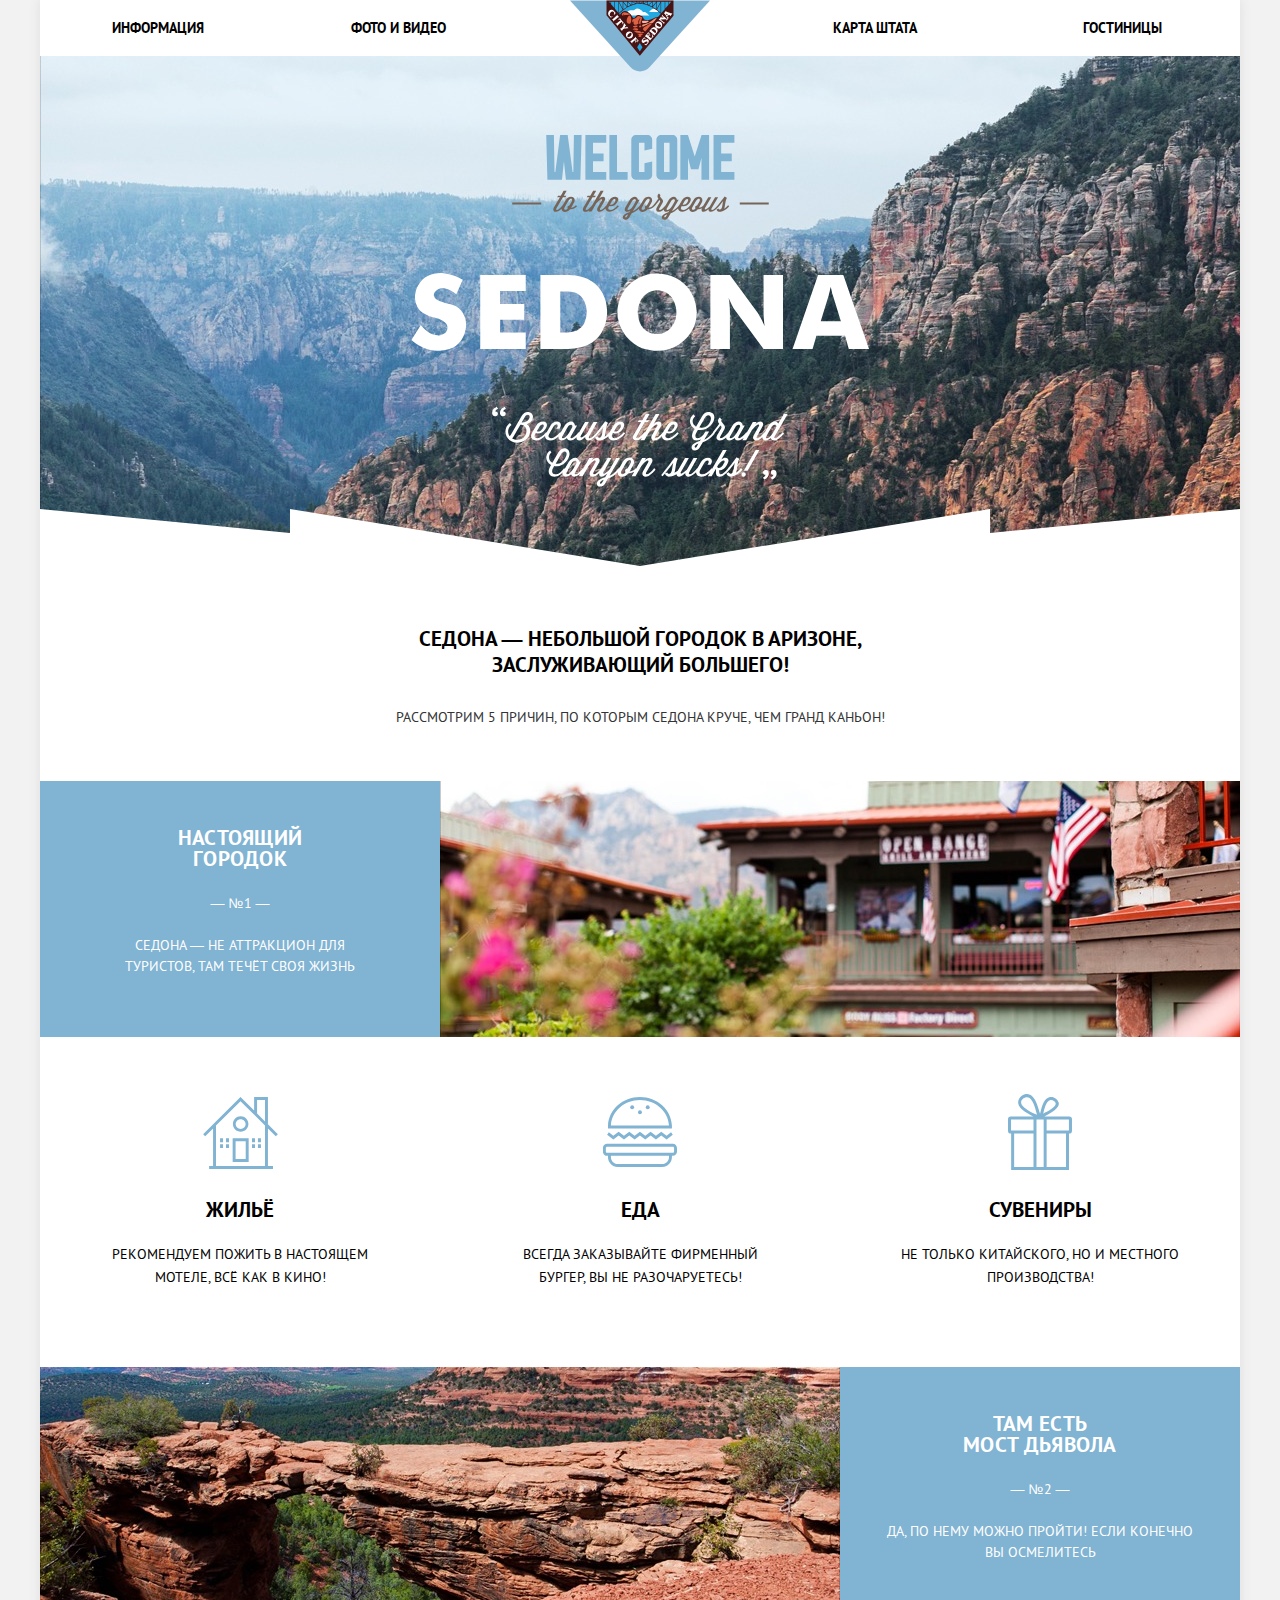
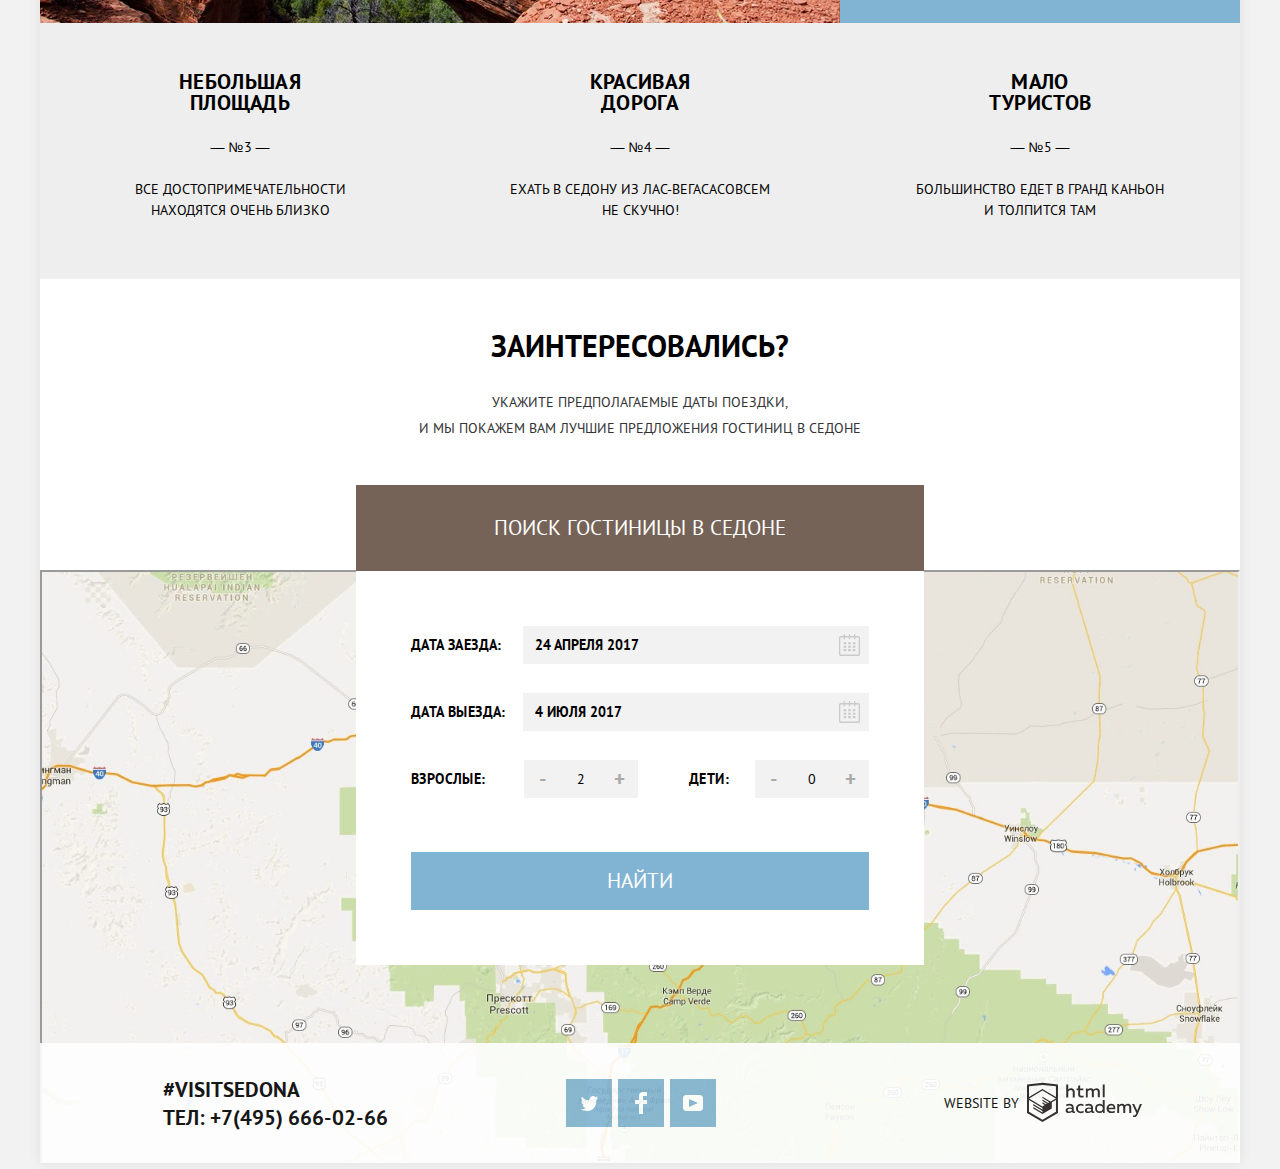
<file: index.html>
<!DOCTYPE html>
<html lang="ru">

<head>
  <meta charset="utf-8">
  <title>HTML Academy: Седона</title>
  <link href="css/normalize.min.css" rel="stylesheet">
  <link href="css/style.min.css" rel="stylesheet">
</head>

<body>
  <div class="container">
    <header>
      <a class="main-logo">
        <img src="img/logo-sedona.svg" width="140" height="72" alt="Logo Sedona">
      </a>
      <nav class="main-navigation">
        <ul class="site-navigation">

          <li><a href="#">Информация</a></li>
          <li><a href="#">Фото и видео</a></li>
          <li><a href="#">Карта штата</a></li>
          <li><a href="hotels.html">Гостиницы</a></li>
        </ul>

      </nav>
    </header>
    <main>
      <section class="introduction">
        <h1 class="visually-hidden">Почему стоит посетить Седону?</h1>
        <h2 class="visually-hidden">Добро пожаловать в Седону</h2>
        <img class="introduction-image" src="img/intro-welcome.svg" width="459" height="353" alt="Welcome to Sedona">
        <div class="introduction-item">
          Седона — небольшой городок в Аризоне,
          заслуживающий большего!
        </div>
      </section>
      <section class="reasons">
        <h2 class="visually-hidden">Причины</h2>
        <p>Рассмотрим 5 причин, по которым Седона круче, чем гранд каньон!</p>
        <ul class="reasons-list">
          <li>
            <div class="reason-1">
              <div class="reason">Настоящий городок</div>
              <div class="reason-number">— №1 —</div>
              <div class="reason-explain">Седона — не аттракцион для туристов, там течёт своя жизнь</div>
            </div>
            <img src="img/sedona1.jpg" width="800" height="256" alt="Фото городка Седона" class="sedona-city-photo">
          </li>
          <li>
            <div class="reason-2">
              <div class="reason">Там есть<br>Мост дьявола</div>
              <div class="reason-number">— №2 —</div>
              <div class="reason-explain">Да, по нему можно пройти! Если конечно вы осмелитесь</div>
            </div>
            <img src="img/sedona2.jpg" width="800" height="256" alt="Фото Мост Дьявола" class="sedona-bridge">
          </li>
          <li>
            <div class="reason">Небольшая площадь</div>
            <div class="reason-number">— №3 —</div>
            <div class="reason-explain">Все достопримечательности находятся очень близко</div>
          </li>
          <li>
            <div class="reason">Красивая дорога</div>
            <div class="reason-number">— №4 —</div>
            <div class="reason-explain">Ехать в Седону из Лас-Вегасасовсем не скучно!</div>
          </li>
          <li>
            <div class="reason">Мало туристов</div>
            <div class="reason-number">— №5 —</div>
            <div class="reason-explain">Большинство едет в гранд каньон и толпится там</div>
          </li>
          <li>
            <ul class="accomodation-food-gifts">
              <li class="accomodation">
                <div>Жильё</div>
                <div class="accomodation-food-gifts-description">Рекомендуем пожить в настоящем мотеле, всё как в кино!
                </div>
              </li>
              <li class="food">
                <div>Еда</div>
                <div class="accomodation-food-gifts-description">Всегда заказывайте фирменный бургер, вы не
                  разочаруетесь!</div>
              </li>
              <li class="gifts">
                <div>Сувениры</div>
                <div class="accomodation-food-gifts-description">Не только китайского, но и местного производства!</div>
              </li>
            </ul>
          </li>

        </ul>
      </section>
      <section class="hotels">
        <h2>Заинтересовались?</h2>
        <p>Укажите предполагаемые даты поездки,<br>
          и мы покажем вам лучшие предложения гостиниц в седоне</p>
        <div class="hotels-container">
          <button class="find-hotel-btn" type="button">Поиск гостиницы в Седоне</button>
          <form action="https://echo.htmlacademy.ru/" method="post">
            <p class="check-in-date">
              <label for="check-in-date">
                Дата заезда:</label>
              <input type="text" name="check-in-date" placeholder="24 Апреля 2017" id="check-in-date">
              <svg class="calendar" xmlns="http://www.w3.org/2000/svg" width="21" height="22" viewBox="0 0 21 22">
                <path
                  d="M19.251 2.025h-2.845V.648c0-.381-.294-.689-.656-.689-.363 0-.656.308-.656.689v1.377h-3.938V.648c0-.381-.294-.689-.655-.689-.363 0-.657.308-.657.689v1.377H5.906V.648c0-.381-.294-.689-.656-.689-.363 0-.657.308-.657.689v1.377H1.75C.784 2.025 0 2.847 0 3.862v16.302C0 21.179.784 22 1.75 22h17.501c.966 0 1.749-.821 1.749-1.836V3.862c0-1.015-.783-1.837-1.749-1.837zm.437 18.139a.448.448 0 0 1-.437.459H1.75a.45.45 0 0 1-.438-.459V3.862a.45.45 0 0 1 .438-.459h2.844v1.378c0 .381.294.689.657.689.362 0 .656-.308.656-.689V3.403h3.938v1.378c0 .381.294.689.657.689.361 0 .655-.308.655-.689V3.403h3.938v1.378c0 .381.293.689.656.689.362 0 .656-.308.656-.689V3.403h2.845c.241 0 .437.206.437.459v16.302z" />
                <path
                  d="M4.594 8.225h2.625v2.066H4.594zM4.594 11.668h2.625v2.067H4.594zM4.594 15.112h2.625v2.066H4.594zM9.188 15.112h2.625v2.066H9.188zM9.188 11.668h2.625v2.067H9.188zM9.188 8.225h2.625v2.066H9.188zM13.781 15.112h2.625v2.066h-2.625zM13.781 11.668h2.625v2.067h-2.625zM13.781 8.225h2.625v2.066h-2.625z" />
              </svg>
            </p>
            <p class="check-out-date">
              <label for="check-out-date">Дата выезда:</label>
              <input type="text" name="check-out-date" placeholder="4 Июля 2017" id="check-out-date">
              <svg class="calendar" xmlns="http://www.w3.org/2000/svg" width="21" height="22" viewBox="0 0 21 22">
                <path
                  d="M19.251 2.025h-2.845V.648c0-.381-.294-.689-.656-.689-.363 0-.656.308-.656.689v1.377h-3.938V.648c0-.381-.294-.689-.655-.689-.363 0-.657.308-.657.689v1.377H5.906V.648c0-.381-.294-.689-.656-.689-.363 0-.657.308-.657.689v1.377H1.75C.784 2.025 0 2.847 0 3.862v16.302C0 21.179.784 22 1.75 22h17.501c.966 0 1.749-.821 1.749-1.836V3.862c0-1.015-.783-1.837-1.749-1.837zm.437 18.139a.448.448 0 0 1-.437.459H1.75a.45.45 0 0 1-.438-.459V3.862a.45.45 0 0 1 .438-.459h2.844v1.378c0 .381.294.689.657.689.362 0 .656-.308.656-.689V3.403h3.938v1.378c0 .381.294.689.657.689.361 0 .655-.308.655-.689V3.403h3.938v1.378c0 .381.293.689.656.689.362 0 .656-.308.656-.689V3.403h2.845c.241 0 .437.206.437.459v16.302z" />
                <path
                  d="M4.594 8.225h2.625v2.066H4.594zM4.594 11.668h2.625v2.067H4.594zM4.594 15.112h2.625v2.066H4.594zM9.188 15.112h2.625v2.066H9.188zM9.188 11.668h2.625v2.067H9.188zM9.188 8.225h2.625v2.066H9.188zM13.781 15.112h2.625v2.066h-2.625zM13.781 11.668h2.625v2.067h-2.625zM13.781 8.225h2.625v2.066h-2.625z" />
              </svg>
            </p>
            <div class="form-halfwidth">
              <div class="adults">
                <label for="adults-number">Взрослые:</label>
                <button type="button" class="less">-</button>
                <input type="text" name="adults-number" id="adults-number" placeholder="2">
                <button type="button" class="more">+</button>
              </div>
              <div class="children">
                <label for="childred-number">Дети:</label>
                <button type="button" class="less">-</button>
                <input type="text" name="childred-number" id="childred-number" placeholder="0">
                <button type="button" class="more">+</button>

              </div>
            </div>
            <button type="submit" class="submit">Найти</button>
          </form>
        </div>
        <div class="index-map">
          <iframe src="https://www.google.com/maps/d/embed?mid=1tj3mUd6iw9rFZT112bFDqyo7PTkV17KD" width="1200"
            height="593"></iframe>
        </div>
      </section>
    </main>
    <footer class="main-footer index">
      <p class="contacts">
        <a href="#">#Visitsedonа</a>
        Тел: <a href="tel:+74956660266">+7(495) 666-02-66</a>
      </p>
      <ul class="social-networks">
        <li><a href="#" class="social-button"><span class="visually-hidden">Twitter</span><svg
              xmlns="http://www.w3.org/2000/svg" xmlns:xlink="http://www.w3.org/1999/xlink" width="17" height="15"
              viewBox="0 0 17 15">
              <path fill="#FFF"
                d="M10.95.144c1.685-.496 2.984.27 3.577 1.179.673-.231 1.331-.481 2.011-.708a2.345 2.345 0 0 1-.857 1.768c.685.17 1.304-.491 1.304-.491-.169 1-1.006 1.788-1.563 2.024-.231 6.75-3.175 11.217-10.077 11.082h-.446c-.41 0-4.164-.46-4.898-1.887 2.271.196 3.893-.422 4.693-1.177-.96-.3-2.679-.477-2.979-2.95.349.106.564.228 1.19.119C1.705 8.247.374 7.53.448 5.33c.285.328 1.067.536 1.34.472C1.085 5.561-.182 2.442.894.85c1.818 1.854 3.735 3.606 7.152 3.773C8.254 2.33 9.183.793 10.95.144z" />
            </svg></a></li>
        <li><a href="#" class="social-button"><span class="visually-hidden">Facebook</span><svg
              xmlns="http://www.w3.org/2000/svg" width="12" height="22" viewBox="0 0 12 22">
              <path fill="#FFF" d="M12 4V0H8a4 4 0 0 0-4 4v4H0v4h4v10h4V12h4V8H8V4h4z" /></svg></a></li>
        <li><a href="#" class="social-button"><span class="visually-hidden">Youtube</span><svg
              xmlns="http://www.w3.org/2000/svg" xmlns:xlink="http://www.w3.org/1999/xlink" width="20" height="16"
              viewBox="0 0 20 16">
              <path fill="#FFF"
                d="M17 0H3C1.35 0 0 1.35 0 3v10c0 1.65 1.35 3 3 3h14c1.65 0 3-1.35 3-3V3c0-1.65-1.35-3-3-3zM6.027 11.998V4.002L15.014 8l-8.987 3.998z" />
            </svg>
          </a></li>
      </ul>
      <div class="authors">
        <p>Website by</p><a href="https://htmlacademy.ru/intensive/htmlcss" target="_blank">
          <svg id="Layer_1" data-name="Layer 1" xmlns="http://www.w3.org/2000/svg" width="115" height="41"
            viewBox="0 0 108.08 36.85">
            <title>logo-htmlacademy-small1</title>
            <path
              d="M44.61,26.88a2,2,0,0,0,.55-0.1v1.33a3.25,3.25,0,0,1-1.18.21,1.67,1.67,0,0,1-1.67-1,4.84,4.84,0,0,1-3.14,1.08c-1.51,0-2.91-.83-2.91-2.55,0-2.13,2-2.79,3.71-2.79a11.08,11.08,0,0,1,2.17.25v-0.3c0-1-.76-1.77-2.19-1.77a7.42,7.42,0,0,0-3,.64v-1.7a10.21,10.21,0,0,1,3.19-.55c2.36,0,3.81,1.12,3.81,3.65v3a0.54,0.54,0,0,0,.49.59h0.17Zm-6.44-1.13A1.35,1.35,0,0,0,39.63,27h0.11a3.39,3.39,0,0,0,2.41-1V24.58a9.72,9.72,0,0,0-1.81-.21c-1,0-2.16.33-2.16,1.38h0Zm12.36-6.11a5,5,0,0,1,2.57.64V22a4.08,4.08,0,0,0-2.3-.7,2.75,2.75,0,1,0,0,5.49,5,5,0,0,0,2.43-.64v1.71a6.27,6.27,0,0,1-2.76.57A4.21,4.21,0,0,1,46,24.51q0-.21,0-0.41a4.32,4.32,0,0,1,4.18-4.46h0.38Zm12.17,7.24a2,2,0,0,0,.55-0.1v1.33a3.25,3.25,0,0,1-1.18.21,1.67,1.67,0,0,1-1.67-1,4.84,4.84,0,0,1-3.14,1.08c-1.51,0-2.91-.83-2.91-2.55,0-2.13,2-2.79,3.71-2.79a11.08,11.08,0,0,1,2.17.25v-0.3c0-1-.76-1.77-2.19-1.77a7.42,7.42,0,0,0-3,.64v-1.7a10.21,10.21,0,0,1,3.19-.55c2.36,0,3.81,1.12,3.81,3.65v3a0.54,0.54,0,0,0,.49.59h0.17Zm-6.44-1.13A1.35,1.35,0,0,0,57.73,27h0.11a3.39,3.39,0,0,0,2.41-1V24.58a9.72,9.72,0,0,0-1.81-.21c-1.06,0-2.16.33-2.16,1.38h0ZM73,16V28.2H71.35V26.88a3.88,3.88,0,0,1-3.19,1.54,4.4,4.4,0,0,1,0-8.78,3.81,3.81,0,0,1,3,1.3V16H73Zm-4.53,5.22a2.76,2.76,0,1,0,0,5.52A2.86,2.86,0,0,0,71.15,25V23A2.91,2.91,0,0,0,68.49,21.27ZM79,19.64c3.31,0,4.46,2.68,3.92,5.09H76.7c0.21,1.5,1.67,2.11,3.19,2.11a6.11,6.11,0,0,0,2.64-.59v1.6a7.14,7.14,0,0,1-3,.57C77,28.42,74.78,27,74.78,24a4.18,4.18,0,0,1,4-4.39H79Zm0.09,1.54a2.28,2.28,0,0,0-2.44,2.1v0.06H81.3A2,2,0,0,0,79.13,21.18Zm5.73,7V19.87h1.65v1a3.81,3.81,0,0,1,2.78-1.27A2.86,2.86,0,0,1,91.89,21a4.12,4.12,0,0,1,2.91-1.33A3.06,3.06,0,0,1,98,23V28.2h-1.9V23.05a1.59,1.59,0,0,0-1.42-1.75H94.42a2.8,2.8,0,0,0-2.07,1.12V28.2h-1.9V23.05A1.59,1.59,0,0,0,89,21.31H88.8a3,3,0,0,0-2.21,1.29v5.63H84.86Zm21.31-8.33h1.9l-3.91,9.46c-0.9,2.17-2.09,2.86-3.35,2.86a4.76,4.76,0,0,1-1.1-.14V30.46a2.86,2.86,0,0,0,.85.12c0.9,0,1.58-.64,2.07-1.9l0.17-.42-4-8.4h2l2.86,6.29ZM38.73,1.46V6.22a3.81,3.81,0,0,1,2.7-1.14,3.25,3.25,0,0,1,3.44,3.4v5.15H43V8.72a1.81,1.81,0,0,0-1.61-2h-0.3a2.93,2.93,0,0,0-2.32,1.39v5.52h-1.9V1.46h1.9ZM49.94,2.31v3h3V6.91h-3v3.81c0,1.1.5,1.46,1.58,1.46a4.49,4.49,0,0,0,1.69-.33v1.6A6.8,6.8,0,0,1,51,13.8a2.55,2.55,0,0,1-2.86-2.74V6.89H46.58V5.26h1.5V2.74Zm5.4,11.31V5.28H57v1A3.81,3.81,0,0,1,59.77,5a2.86,2.86,0,0,1,2.6,1.33A4.12,4.12,0,0,1,65.28,5,3.06,3.06,0,0,1,68.44,8.4v5.21h-1.9V8.46a1.59,1.59,0,0,0-1.42-1.75H64.89a2.8,2.8,0,0,0-2.07,1.12v5.78h-1.9V8.46A1.59,1.59,0,0,0,59.5,6.71H59.27A3,3,0,0,0,57.06,8v5.63H55.34ZM71.17,1.45H73V13.6H71.17V1.45ZM14.71,0H14.55L0,1.54V28.21l14.55,8.66,14.55-8.66V1.54Zm12.5,27.1L14.55,34.64,1.9,27.12V16.18l12.59,7.5V25L5.86,19.9v1.31l8.68,5.21v1.39L5.87,22.65V24l8.68,5.21,8.75-5.24V18.31L27.2,16V27.12Zm0-12.53-3.48,2-1.6,1L14.51,13v1.31L21,18.23H21l-0.14.09-1,.54-5.37-3.2V17l4.24,2.52-1,.67-3.2-1.9v1.31l2.1,1.24L14.5,22.1,2,14.65,14.51,7.11Zm0-1.32L14.49,5.76,1.91,13.25v-10L14.56,1.92,27.21,3.25v10h0Z"
              transform="translate(0 -0.02)" fill="#231f20" />
          </svg>
        </a>
      </div>
    </footer>
  </div>
</body>

</html>
</file>
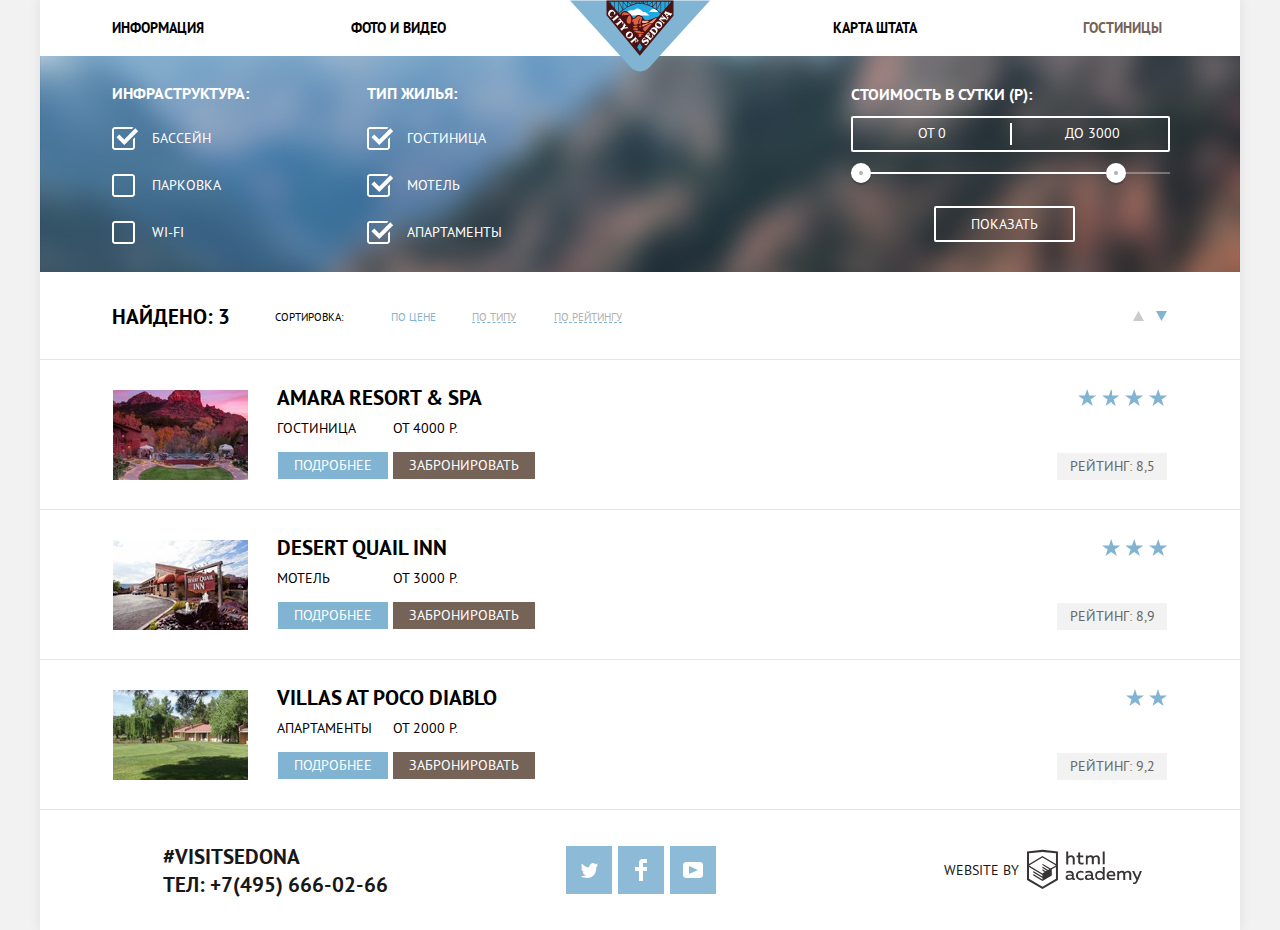
<file: hotels.html>
<!DOCTYPE html>
<html lang="ru">

<head>
  <meta charset="utf-8">
  <title>HTML Academy: Седона</title>
  <link href="css/normalize.min.css" rel="stylesheet">
  <link href="css/style.min.css" rel="stylesheet">

</head>

<body>
  <div class="container">
    <header>
      <a class="main-logo" href="index.html">
        <img src="img/logo-sedona.svg" width="140" height="72" alt="Logo Sedona">
      </a>
      <nav class="main-navigation">
        <ul class="site-navigation">
          <li><a href="#">Информация</a></li>
          <li><a href="#">Фото и видео</a></li>
          <li><a href="#">Карта штата</a></li>
          <li class="current-link"><a href="#">Гостиницы</a></li>

        </ul>
      </nav>
    </header>
    <main>
      <h1 class="visually-hidden">Поиск и бронирование жилья в Седоне</h1>
      <form class="find-hotel-form" action="https://echo.htmlacademy.ru/" method="post">
        <fieldset class="infrastructure">
          <legend>Инфраструктура:</legend>
          <ul>
            <li class="pool">
              <input class="visually-hidden" type="checkbox" name="pool" id="pool" checked>
              <label for="pool">Бассейн</label>
            </li>
            <li class="parking">
              <input class="visually-hidden" type="checkbox" name="parking" id="parking">
              <label for="parking">Парковка</label> </li>
            <li class="wifi">
              <input class="visually-hidden" type="checkbox" name="wifi" id="wifi">
              <label for="wifi">Wi-Fi</label></li>
          </ul>
        </fieldset>
        <fieldset class="accomodation-type">
          <legend>Тип жилья:</legend>
          <ul>
            <li class="accomodation-hotel">
              <input class="visually-hidden" type="checkbox" name="hotel" id="accomodation-hotel" checked>
              <label for="accomodation-hotel">Гостиница</label> </li>
            <li class="motel">
              <input class="visually-hidden" type="checkbox" name="motel" id="motel" checked>
              <label for="motel">Мотель</label></li>
            <li class="apartment">
              <input class="visually-hidden" type="checkbox" name="apartment" id="apartment" checked>
              <label for="apartment">Апартаменты</label></li>
          </ul>
        </fieldset>
        <div class="filter-range">
          <div class="filter-range-title">Стоимость в сутки (р):</div>
          <div class="price-controls">
            <label class="min-price">от <input type="number" name="min-price" value="0"></label>
            <label class="max-price">до <input type="number" name="max-price" value="3000"></label>
          </div>
          <div class="range-controls">
            <div class="scale">
              <div class="bar"></div>
            </div>
            <div class="range-toggle range-toggle-min"></div>
            <div class="range-toggle range-toggle-max"></div>
          </div>
          <button class="btn-transparent" type="submit">Показать</button>
        </div>
      </form>
      <section class="sorting">
        <p>Найдено: 3</p>
        <p>Сортировка:</p>
        <ul>
          <li><a class="active">По цене</a></li>
          <li><a href="#">По типу</a></li>
          <li><a href="#">По рейтингу</a></li>
          <li><a href="#">
              <svg xmlns="http://www.w3.org/2000/svg" width="11" height="10" viewBox="0 0 11 10">
                <path fill="#231F20" d="M5.5 0L0 10h11z" /></svg></a></li>
          <li><a class="active">
              <svg xmlns="http://www.w3.org/2000/svg" width="11" height="10" viewBox="0 0 11 10">
                <path fill="#231F20" d="M5.5 10L0 0h11" /></svg></a></li>
        </ul>
      </section>
      <section>
        <h2 class="visually-hidden">Список гостиниц</h2>
        <ul class="hotels-list">
          <li>
            <a class="hotel-image" href="#"><img src="img/hotelsitem1.jpg" width="135" height="90"
                alt="Гостинница Amara Resort & Spa"></a>
            <div class="hotel-info">
              <div class="hotel-name">
                <a href="#" class="hotel-name">Amara Resort & Spa</a>
              </div>
              <div class="hotel-type-price">
                <div class="hotel-type">
                  <p>Гостиница</p>
                </div>
                <div class="hotel-price">
                  <p>От 4000 Р.</p>
                </div>
              </div>
              <div class="btn-details-booking">
                <a href="#" class="btn-details">
                  Подробнее
                </a>
                <a href="#" class="btn-booking">
                  Забронировать
                </a>
              </div>
            </div>
            <div class="hotel-rate">
              <div class="stars four-stars"></div>
              <div>Рейтинг: 8,5</div>
            </div>
          </li>
          <li>
            <a href="#">
              <img class="hotel-image" src="img/hotelsitem2.jpg" width="135" height="90" alt="Мотель Desert Quail Inn">
            </a>
            <div class="hotel-info">
              <div class="hotel-name">

                <a href="#" class="hotel-name">Desert Quail Inn</a>

              </div>
              <div class="hotel-type-price">
                <div class="hotel-type">
                  <p>Мотель</p>
                </div>
                <div class="hotel-price">
                  <p>От 3000 Р.</p>
                </div>
              </div>
              <div class="btn-details-booking">
                <a href="#" class="btn-details">
                  Подробнее
                </a>
                <a href="#" class="btn-booking">
                  Забронировать
                </a>
              </div>
            </div>
            <div class="hotel-rate">
              <div class="stars three-stars"></div>
              <div>Рейтинг: 8,9</div>
            </div>
          </li>
          <li>
            <a href="#">
              <img class="hotel-image" src="img/hotelsitem3.jpg" width="135" height="90"
                alt="Апартаменты Villas at Poco Diablo">
            </a>
            <div class="hotel-info">
              <div class="hotel-name">

                <a href="#" class="hotel-name">Villas at Poco Diablo</a>

              </div>
              <div class="hotel-type-price">
                <div class="hotel-type">
                  <p>Апартаменты</p>
                </div>
                <div class="hotel-price">
                  <p>От 2000 Р.</p>
                </div>
              </div>
              <div class="btn-details-booking">
                <a href="#" class="btn-details">
                  Подробнее
                </a>
                <a href="#" class="btn-booking">
                  Забронировать
                </a>
              </div>
            </div>
            <div class="hotel-rate">
              <div class="stars two-stars"></div>
              <div>Рейтинг: 9,2</div>
            </div>
          </li>
        </ul>
      </section>
    </main>
    <footer class="main-footer">
      <p class="contacts">
        <a href="#">#Visitsedonа</a>
        Тел: <a href="tel:+74956660266">+7(495) 666-02-66</a>
      </p>
      <ul class="social-networks">
        <li><a href="#" class="social-button"><span class="visually-hidden">Twitter</span><svg
              xmlns="http://www.w3.org/2000/svg" xmlns:xlink="http://www.w3.org/1999/xlink" width="17" height="15"
              viewBox="0 0 17 15">
              <path fill="#FFF"
                d="M10.95.144c1.685-.496 2.984.27 3.577 1.179.673-.231 1.331-.481 2.011-.708a2.345 2.345 0 0 1-.857 1.768c.685.17 1.304-.491 1.304-.491-.169 1-1.006 1.788-1.563 2.024-.231 6.75-3.175 11.217-10.077 11.082h-.446c-.41 0-4.164-.46-4.898-1.887 2.271.196 3.893-.422 4.693-1.177-.96-.3-2.679-.477-2.979-2.95.349.106.564.228 1.19.119C1.705 8.247.374 7.53.448 5.33c.285.328 1.067.536 1.34.472C1.085 5.561-.182 2.442.894.85c1.818 1.854 3.735 3.606 7.152 3.773C8.254 2.33 9.183.793 10.95.144z" />
            </svg></a></li>
        <li><a href="#" class="social-button"><span class="visually-hidden">Facebook</span><svg
              xmlns="http://www.w3.org/2000/svg" width="12" height="22" viewBox="0 0 12 22">
              <path fill="#FFF" d="M12 4V0H8a4 4 0 0 0-4 4v4H0v4h4v10h4V12h4V8H8V4h4z" /></svg></a></li>
        <li><a href="#" class="social-button"><span class="visually-hidden">Youtube</span><svg
              xmlns="http://www.w3.org/2000/svg" xmlns:xlink="http://www.w3.org/1999/xlink" width="20" height="16"
              viewBox="0 0 20 16">
              <path fill="#FFF"
                d="M17 0H3C1.35 0 0 1.35 0 3v10c0 1.65 1.35 3 3 3h14c1.65 0 3-1.35 3-3V3c0-1.65-1.35-3-3-3zM6.027 11.998V4.002L15.014 8l-8.987 3.998z" />
            </svg>
          </a></li>
      </ul>
      <div class="authors">
        <p>Website by</p><a href="https://htmlacademy.ru/intensive/htmlcss" target="_blank">
          <svg id="Layer_1" data-name="Layer 1" xmlns="http://www.w3.org/2000/svg" width="115" height="41"
            viewBox="0 0 108.08 36.85">
            <title>logo-htmlacademy-small1</title>
            <path
              d="M44.61,26.88a2,2,0,0,0,.55-0.1v1.33a3.25,3.25,0,0,1-1.18.21,1.67,1.67,0,0,1-1.67-1,4.84,4.84,0,0,1-3.14,1.08c-1.51,0-2.91-.83-2.91-2.55,0-2.13,2-2.79,3.71-2.79a11.08,11.08,0,0,1,2.17.25v-0.3c0-1-.76-1.77-2.19-1.77a7.42,7.42,0,0,0-3,.64v-1.7a10.21,10.21,0,0,1,3.19-.55c2.36,0,3.81,1.12,3.81,3.65v3a0.54,0.54,0,0,0,.49.59h0.17Zm-6.44-1.13A1.35,1.35,0,0,0,39.63,27h0.11a3.39,3.39,0,0,0,2.41-1V24.58a9.72,9.72,0,0,0-1.81-.21c-1,0-2.16.33-2.16,1.38h0Zm12.36-6.11a5,5,0,0,1,2.57.64V22a4.08,4.08,0,0,0-2.3-.7,2.75,2.75,0,1,0,0,5.49,5,5,0,0,0,2.43-.64v1.71a6.27,6.27,0,0,1-2.76.57A4.21,4.21,0,0,1,46,24.51q0-.21,0-0.41a4.32,4.32,0,0,1,4.18-4.46h0.38Zm12.17,7.24a2,2,0,0,0,.55-0.1v1.33a3.25,3.25,0,0,1-1.18.21,1.67,1.67,0,0,1-1.67-1,4.84,4.84,0,0,1-3.14,1.08c-1.51,0-2.91-.83-2.91-2.55,0-2.13,2-2.79,3.71-2.79a11.08,11.08,0,0,1,2.17.25v-0.3c0-1-.76-1.77-2.19-1.77a7.42,7.42,0,0,0-3,.64v-1.7a10.21,10.21,0,0,1,3.19-.55c2.36,0,3.81,1.12,3.81,3.65v3a0.54,0.54,0,0,0,.49.59h0.17Zm-6.44-1.13A1.35,1.35,0,0,0,57.73,27h0.11a3.39,3.39,0,0,0,2.41-1V24.58a9.72,9.72,0,0,0-1.81-.21c-1.06,0-2.16.33-2.16,1.38h0ZM73,16V28.2H71.35V26.88a3.88,3.88,0,0,1-3.19,1.54,4.4,4.4,0,0,1,0-8.78,3.81,3.81,0,0,1,3,1.3V16H73Zm-4.53,5.22a2.76,2.76,0,1,0,0,5.52A2.86,2.86,0,0,0,71.15,25V23A2.91,2.91,0,0,0,68.49,21.27ZM79,19.64c3.31,0,4.46,2.68,3.92,5.09H76.7c0.21,1.5,1.67,2.11,3.19,2.11a6.11,6.11,0,0,0,2.64-.59v1.6a7.14,7.14,0,0,1-3,.57C77,28.42,74.78,27,74.78,24a4.18,4.18,0,0,1,4-4.39H79Zm0.09,1.54a2.28,2.28,0,0,0-2.44,2.1v0.06H81.3A2,2,0,0,0,79.13,21.18Zm5.73,7V19.87h1.65v1a3.81,3.81,0,0,1,2.78-1.27A2.86,2.86,0,0,1,91.89,21a4.12,4.12,0,0,1,2.91-1.33A3.06,3.06,0,0,1,98,23V28.2h-1.9V23.05a1.59,1.59,0,0,0-1.42-1.75H94.42a2.8,2.8,0,0,0-2.07,1.12V28.2h-1.9V23.05A1.59,1.59,0,0,0,89,21.31H88.8a3,3,0,0,0-2.21,1.29v5.63H84.86Zm21.31-8.33h1.9l-3.91,9.46c-0.9,2.17-2.09,2.86-3.35,2.86a4.76,4.76,0,0,1-1.1-.14V30.46a2.86,2.86,0,0,0,.85.12c0.9,0,1.58-.64,2.07-1.9l0.17-.42-4-8.4h2l2.86,6.29ZM38.73,1.46V6.22a3.81,3.81,0,0,1,2.7-1.14,3.25,3.25,0,0,1,3.44,3.4v5.15H43V8.72a1.81,1.81,0,0,0-1.61-2h-0.3a2.93,2.93,0,0,0-2.32,1.39v5.52h-1.9V1.46h1.9ZM49.94,2.31v3h3V6.91h-3v3.81c0,1.1.5,1.46,1.58,1.46a4.49,4.49,0,0,0,1.69-.33v1.6A6.8,6.8,0,0,1,51,13.8a2.55,2.55,0,0,1-2.86-2.74V6.89H46.58V5.26h1.5V2.74Zm5.4,11.31V5.28H57v1A3.81,3.81,0,0,1,59.77,5a2.86,2.86,0,0,1,2.6,1.33A4.12,4.12,0,0,1,65.28,5,3.06,3.06,0,0,1,68.44,8.4v5.21h-1.9V8.46a1.59,1.59,0,0,0-1.42-1.75H64.89a2.8,2.8,0,0,0-2.07,1.12v5.78h-1.9V8.46A1.59,1.59,0,0,0,59.5,6.71H59.27A3,3,0,0,0,57.06,8v5.63H55.34ZM71.17,1.45H73V13.6H71.17V1.45ZM14.71,0H14.55L0,1.54V28.21l14.55,8.66,14.55-8.66V1.54Zm12.5,27.1L14.55,34.64,1.9,27.12V16.18l12.59,7.5V25L5.86,19.9v1.31l8.68,5.21v1.39L5.87,22.65V24l8.68,5.21,8.75-5.24V18.31L27.2,16V27.12Zm0-12.53-3.48,2-1.6,1L14.51,13v1.31L21,18.23H21l-0.14.09-1,.54-5.37-3.2V17l4.24,2.52-1,.67-3.2-1.9v1.31l2.1,1.24L14.5,22.1,2,14.65,14.51,7.11Zm0-1.32L14.49,5.76,1.91,13.25v-10L14.56,1.92,27.21,3.25v10h0Z"
              transform="translate(0 -0.02)" fill="#231f20" />
          </svg>
        </a>
      </div>
    </footer>
  </div>
</body>

</html>
</file>
<file: css/style.min.css>
@font-face{font-family:"ptsans";src:url(../fonts/web/ptsans.woff2) format("woff2"),url(../fonts/web/ptsans.woff) format("woff");font-weight:400;font-style:normal}@font-face{font-family:"ptsans";src:url(../fonts/web/ptsansbold.woff) format("woff2"),url(../fonts/web/ptsansbold.woff) format("woff");font-weight:700;font-style:normal}body{margin:0;font-family:"ptsans",Arial,sans-serif;font-size:21px;line-height:26px;font-weight:700;color:#000;text-transform:uppercase;background-color:#f2f2f2;text-align:center}img{max-width:100%}a{text-decoration:none}html{box-sizing:border-box}*,::after,::before{box-sizing:inherit}*,:focus{outline:0}.visually-hidden{position:absolute;clip:rect(0 0 0 0);width:1px;height:1px;margin:-1px}.container{width:1200px;margin:0 auto;background-color:#fff;box-shadow:0 0 10px 1px #e1e1e1}.main-navigation{font-size:14px;line-height:26px;color:#000;background-color:#fff}.accomodation-food-gifts,.hotels-list,.reasons-list,.site-navigation,.social-networks{list-style:none;padding:0;margin:0}.site-navigation a{color:#000}.site-navigation a:focus,.site-navigation a:hover{color:#81b3d2}.site-navigation a:active{color:#cacaca}.current-link a{color:#766357}.introduction-image{background-image:url(../img/intro-mask.svg),url(../img/background.jpg);background-color:#315672;background-repeat:no-repeat;background-position-y:453px,-80px}.intoroduction-item{background-color:#fff;font-size:21px}.reasons p{margin-top:0;margin-bottom:51px}.hotels p,.reasons p{font-size:14px;line-height:26px;font-weight:400;color:#333}.find-hotel-btn{width:568px;height:86px;font-size:21px;line-height:26px;color:#fff;text-transform:uppercase;letter-spacing:0;background-color:#766357}.find-hotel-btn:focus,.find-hotel-btn:hover{background-color:#604e43}.find-hotel-btn:active{background-color:#503e33;color:#928a85}form .check-in-date,form .check-out-date{width:100%;display:flex;align-items:center;justify-content:space-between}.hotels-container label{font-size:14px;line-height:26px;color:#000;font-weight:580;letter-spacing:.4px}.check-in-date input,.check-out-date input{background-color:#f2f2f2;border:0;width:346px;height:38px;font-size:14px;line-height:26px;color:#000;font-weight:700;padding-left:12px}.calendar{position:absolute;right:9px}.calendar path{fill:#cacaca}.calendar:focus path,.calendar:hover path{fill:#000}.calendar:active path{fill:#85b5d3}.hotels-container input:hover{background-color:#ebebeb}.hotels-container input:focus{background-color:#fff;outline:0;border:1px solid #e5e5e5}.adults input,.children input{background-color:#f2f2f2;border:0;width:38px;height:38px;text-align:center;font-size:14px;font-weight:500}input:hover{background-color:#ebebeb}input:focus{background-color:#fff;border:1px solid #e5e5e5}.less,.more{border:0;background-color:#f2f2f2;width:38px;height:38px;color:#a9a9a9;font-size:21px;font-weight:700}.contacts a,.less:hover,.more:hover{color:#000}.less:focus,.less:hover,.more:focus,.more:hover{color:#000}.less:active,.more:active{color:#81b3d2}.submit{width:458px;height:58px;font-size:21px;line-height:26px;color:#fff;text-transform:uppercase;letter-spacing:0;background-color:#81b3d2;margin-top:25px;border:0}.submit:focus,.submit:hover{background:#669ec0}.submit:active{background-color:#5496bd;color:#94b9d2}.main-footer{background-color:#fff;opacity:.9;width:1200px;height:120px;padding:33px 91px 36px 123px;display:flex;flex-wrap:wrap}.contacts{font-size:21px;font-weight:600;line-height:28px;text-align:left;margin:0}.contacts a:first-child{display:block}.authors,.social-networks{display:flex;justify-content:space-between}.social-networks{flex-wrap:wrap;width:150px;margin-left:178px;margin-top:3px}.authors{margin-left:228px;font-weight:400;font-size:14px;align-items:flex-start}.authors a{margin-left:0;padding-left:8px;padding-top:6px}.hotel-name{font-size:21px;font-weight:700;color:#000}.hotel-name:focus,.hotel-name:hover{color:#9fc4db}.hotel-name:active{color:#cacaca}.btn-booking,.btn-details{display:inline-block;vertical-align:middle;width:110px;height:27px;background-color:#81b3d2;color:#fff;font-size:14px;font-weight:400}.btn-booking{width:142px;background-color:#766357}.btn-details:focus,.btn-details:hover{background-color:#669ec0}.btn-details:active{background-color:#5496bd;color:#94b9d2}.btn-booking:focus,.btn-booking:hover{background-color:#604e43}.btn-booking:active{background-color:#503e33;color:#928a85}.hotel-price,.hotel-type{font-size:14px;font-weight:400;line-height:12px}.hotels-list .hotel-rate{margin-left:522px;margin-top:29px}.hotel-rate div:last-child{width:110px;height:27px;font-size:14px;color:#666;font-weight:400;background-color:#f2f2f2}.hotel-rate .stars{width:120px;height:17px;background-image:url(../img/star.svg);background-repeat:space;margin-right:0;margin-left:auto;margin-bottom:47px}.hotel-rate .four-stars{width:89px}.hotel-rate .three-stars{width:65px}.hotel-rate .two-stars{width:41px}.main-navigation{width:100%;padding:0 72px}.site-navigation{width:auto;height:56px;display:flex;align-items:center}.site-navigation li:first-child{padding-right:147px}.site-navigation li:last-child{padding-left:166px}.site-navigation li:nth-child(3){padding-left:387px}.introduction{width:auto;height:648px;display:flex;flex-direction:column;align-items:center}.introduction-image{width:auto;height:510px;padding:0 370px 0 371px}.introduction-item{margin-top:60px;width:500px}.hotels h2{font-size:30px;margin-top:54px}.hotels>p{margin:30px 0 129px}.hotels{position:relative}.hotels-container{width:568px;height:480px;display:flex;flex-direction:column;margin-bottom:78px;position:absolute;left:50%;transform:translateX(-50%);bottom:120px;background-color:#fff}.find-hotel-btn{padding:0;border:0;flex-shrink:0}.hotels-container form{height:395px;margin:55px;display:flex;flex-direction:column;justify-content:space-between;align-items:flex-start}.hotels-container form>p{margin:0;position:relative}.hotels-container .form-halfwidth{width:100%;display:flex;justify-content:space-between}.form-halfwidth div{display:flex;width:227px;justify-content:flex-end;align-items:center}.adults button:first-of-type{margin-left:auto}.children button:first-of-type{margin-left:26px}.hotels-list li{border-bottom:1px solid #e5e5e5;width:100%;padding-left:73px;padding-bottom:23px;display:flex;flex-direction:row;justify-content:flex-start}.hotels-list .hotel-image{margin-top:30px}.hotel-info{margin-left:29px;width:258px;display:flex;flex-direction:column}.hotel-info p{margin:0}.hotel-info .hotel-name{text-align:initial;margin-top:27px;line-height:21px}.hotel-info .hotel-type-price{display:flex;flex-direction:row;text-align:initial;margin-top:14px}.hotel-info .hotel-type{width:110px}.hotel-info .hotel-price{width:142px;margin-left:6px}.hotel-info .btn-details-booking{margin-top:17px}.main-logo{position:absolute;top:0;left:50%;transform:translate(-50%)}.reason-number{font-size:14px}.reason-explain{font-size:14px;font-weight:400}.accomodation-food-gifts-description{font-size:14px}.reason{width:150px;margin:0 auto;line-height:21px;letter-spacing:.3px}.reasons-list>li{background-color:#eee;width:400px;height:256px;padding-top:48px}.reason-1,.reason-2{background-color:#81b3d2;color:#fff;width:400px;padding-top:46px}.reason-2 .reason{width:auto}.reason-1 img,.reason-2 img{width:800px;height:256px}.reasons-list>li:first-child,.reasons-list>li:nth-child(2){padding:0;width:100%;display:flex;flex-wrap:wrap}.reasons-list>li:nth-child(2){flex-direction:row-reverse}.reasons-list>li:last-child{order:-1;width:100%;height:100%;padding:0}.reasons-list>li:first-child{order:-2}.reasons-list{display:flex;flex-wrap:wrap;justify-content:space-between}.accomodation-food-gifts{width:1200px;height:330px;display:flex}.accomodation-food-gifts li{background-color:#fff;padding-top:162px;width:400px;height:330px;font-size:21px}.accomodation,.food,.gifts{background-image:url(../img/icon-1.svg);background-repeat:no-repeat;background-position:center;background-position-y:60px}.food,.gifts{background-image:url(../img/icon-3.svg)}.gifts{background-image:url(../img/icon-2.svg);background-position-y:57px}.accomodation-food-gifts-description,.reason-number{margin:23px auto 0;line-height:23px;font-weight:400;width:285px}.reason-explain{margin:20px auto 0;line-height:21px;width:256px;letter-spacing:0,3px}.reason-1 .reason-explain{width:280px}li:nth-child(4) .reason-explain{width:270px}.reason-2 .reason-explain{width:320px}.reasons{position:relative;font-size:21px;line-height:21px}.social-button{display:flex;justify-content:center;align-items:center;width:46px;height:48px;background-color:#81b3d2}.social-button:focus,.social-button:hover{background-color:#669ec0}.social-button:active{background-color:#5496bd}.social-button:active path{fill:#88b6d1}.find-hotel-form{display:flex;height:216px;width:100%;background-color:#4e78a2;background-image:url(../img/filter%20background@1X.jpg);background-position:center;background-repeat:no-repeat;color:#fff}.find-hotel-form label{color:#fff;font-weight:400;font-size:14px;position:relative}.infrastructure{margin-left:72px}.accomodation-type,.infrastructure{border:0;padding:0;margin-top:27px;margin-bottom:31px;text-align:left;font-size:16px;font-weight:600}.accomodation-type legend,.infrastructure legend{line-height:21px;margin-bottom:5px}.find-hotel-form ul{list-style:none;padding:0 0 0 40px}.find-hotel-form ul li{margin-bottom:21px;display:flex;align-items:center}.accomodation-type label::before,.infrastructure label::before{content:"";width:27px;height:23px;background-image:url(../img/checkbox-off.svg);background-repeat:no-repeat;position:absolute;left:-40px;top:2px}.accomodation-type input:disabled+label::before,.infrastructure input:disabled+label::before{opacity:.5}.accomodation-type input:checked+label::before,.infrastructure input:checked+label::before{background-image:url(../img/checkbox-on.svg)}.accomodation-type input:disabled+input:checked+label::before,.infrastructure input:disabled+input:checked+label::before{opacity:0,5}.accomodation-type input:focus~label::before,.infrastructure input:focus~label::before{transform:scale(1.3)}.accomodation-type{margin-left:116px}.filter-range{width:319px;margin-top:25px;margin-right:70px;margin-left:auto}.filter-range-title{margin-bottom:9px;font-weight:600;font-size:16px;text-align:left}.price-controls{position:relative;height:36px;margin-bottom:20px;border:2px solid #fff;border-radius:2px;font-size:0;text-align:left}.price-controls::after{content:"";position:absolute;width:2px;height:22px;background:#fff;top:50%;left:50%;transform:translate(-50%,-50%)}.price-controls label{display:inline-block;font-size:14px;line-height:38px;vertical-align:top;cursor:pointer}.price-controls .max-price,.price-controls .min-price{width:90px;margin-left:65px;line-height:30px}.price-controls .max-price{margin-left:57px}.price-controls input{width:50px;margin:0;padding:0;background:0 0;border:0;color:#fff}.range-controls{position:relative;margin-bottom:32px}.range-controls .scale{height:2px;background:rgba(255,255,255,.3)}.range-controls .bar{width:80%;height:2px;background:#fff}.range-toggle{position:absolute;top:-9px;width:20px;height:20px;background:#b1b1b1;background-size:cover;border:8px solid #fff;border-radius:50%;box-shadow:0 2px 1px 0 rgba(0,1,1,.2);cursor:pointer}.range-toggle:hover{transform:scale(1.1)}.range-toggle-min{left:0}.range-toggle-max{left:80%}.btn-transparent{display:block;margin-left:auto;margin-right:95px;padding:6px 35px;font-size:14px;line-height:20px;color:#fff;text-transform:uppercase;background:0 0;border:2px solid #fff;border-radius:2px;cursor:pointer}.btn-transparent:hover{color:#000;background:#fff}input::placeholder{color:#000;text-transform:uppercase}.sorting{display:flex;align-items:center;padding-left:71px;padding-bottom:8px;border-bottom:1px solid #e5e5e5;font-weight:400;margin-top:11px}.sorting p:first-child{font-weight:510;min-width:120px}.sorting p:last-of-type{margin-left:44px;font-size:11px}.sorting ul{list-style:none;align-items:center;display:flex;font-size:11px;margin-left:48px;margin-right:73px;padding-left:0;width:100%}.sorting li a{color:#b1b1b1;text-decoration:underline dashed #81b3d2}.sorting ul li:first-child a{color:#81b3d2;text-decoration:none}.sorting ul li:nth-child(2){margin-left:36px}.sorting ul li:nth-child(3){margin-left:38px}.sorting ul li:last-child{margin-right:0;margin-left:12px}.sorting ul li:nth-child(4){margin-left:auto}.sorting ul li:nth-child(4) a path{fill:#cacaca}.sorting ul li:last-child a path{fill:#81b3d2}.sorting ul li:nth-child(2) a:focus,.sorting ul li:nth-child(2) a:hover,.sorting ul li:nth-child(3) a:focus,.sorting ul li:nth-child(3) a:hover{color:#81b3d2}.sorting ul li:nth-child(2) a:active,.sorting ul li:nth-child(3) a:active{color:#000;text-decoration:none}.sorting ul li:nth-child(4) a:focus path,.sorting ul li:nth-child(4) a:hover path{fill:#000}.sorting ul li:nth-child(4) a:active path{fill:#81b3d2}.index-map{background-image:url(../img/map.jpg);background-size:cover;width:100%;height:593px}.index{margin-top:-120px}.authors a:focus path,.authors a:hover path{fill:#85b6d4}.authors a:active path{fill:#bfbdbe}
</file>
